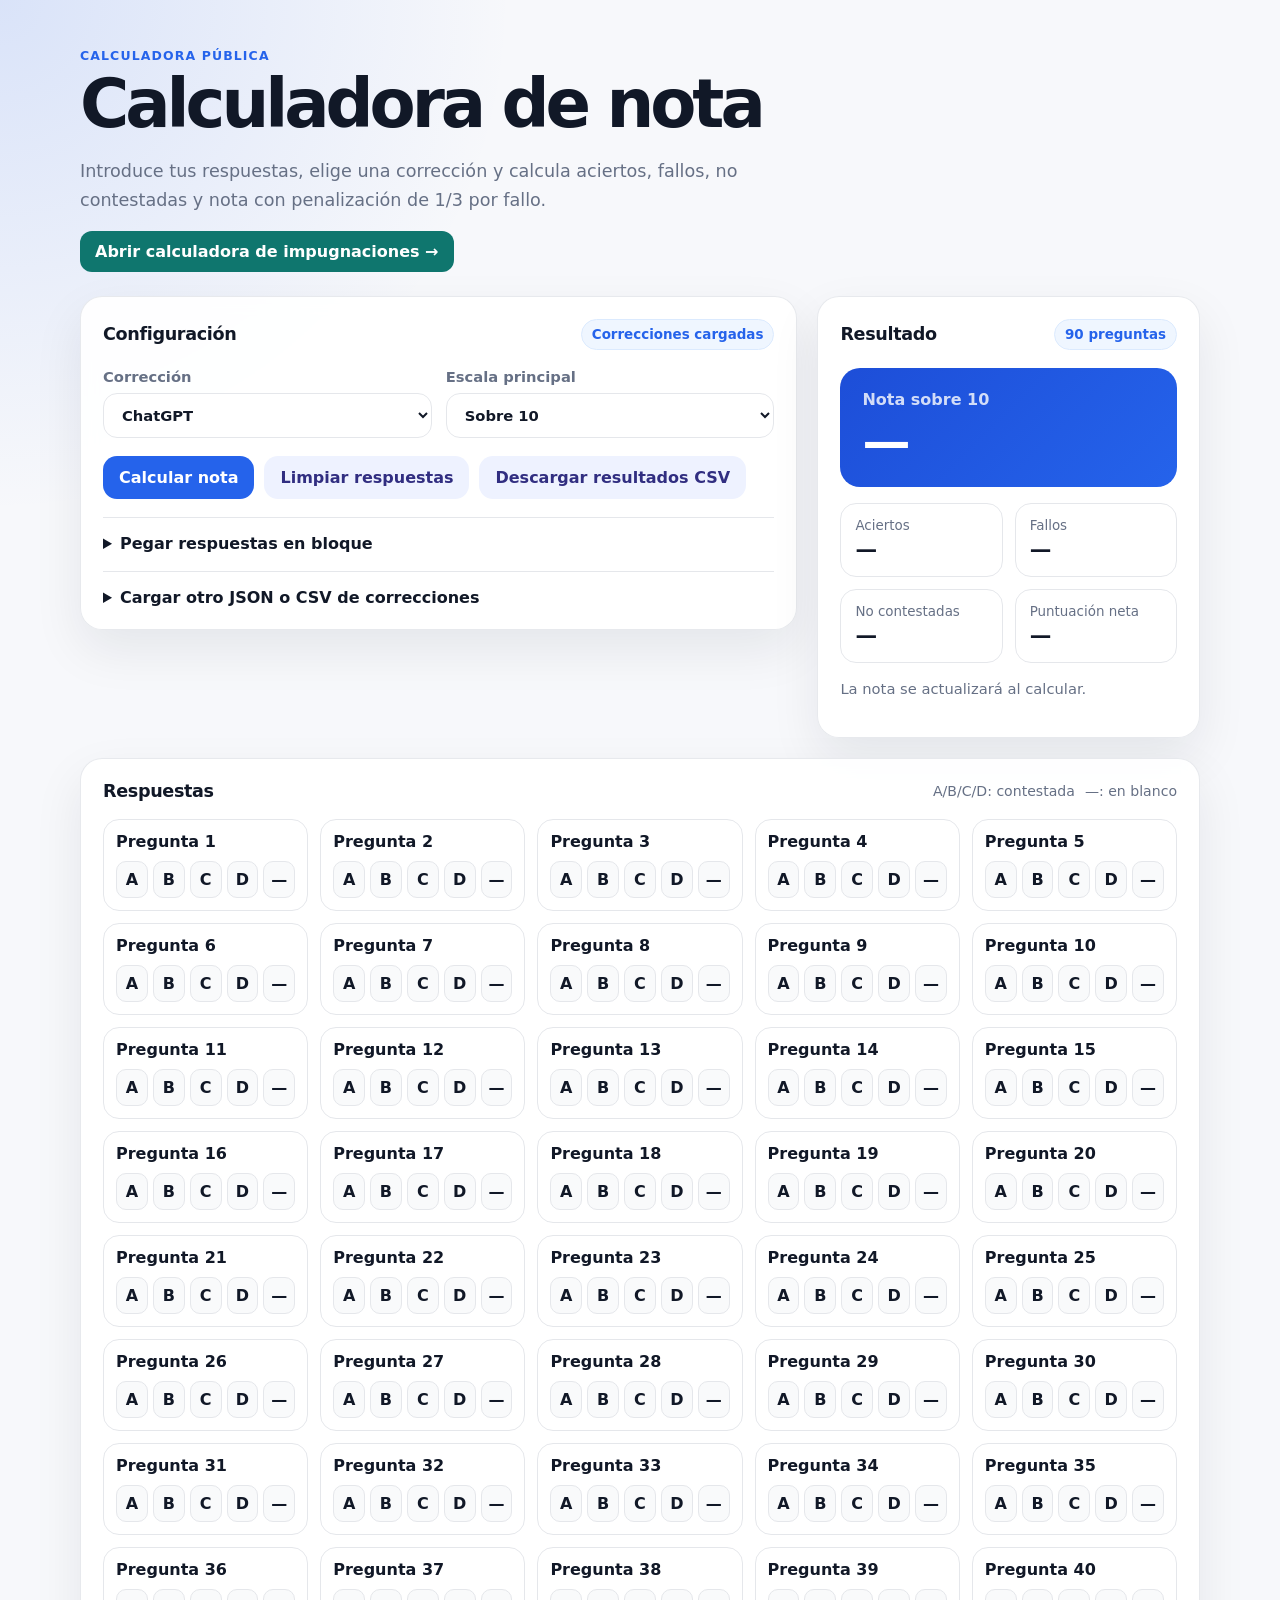
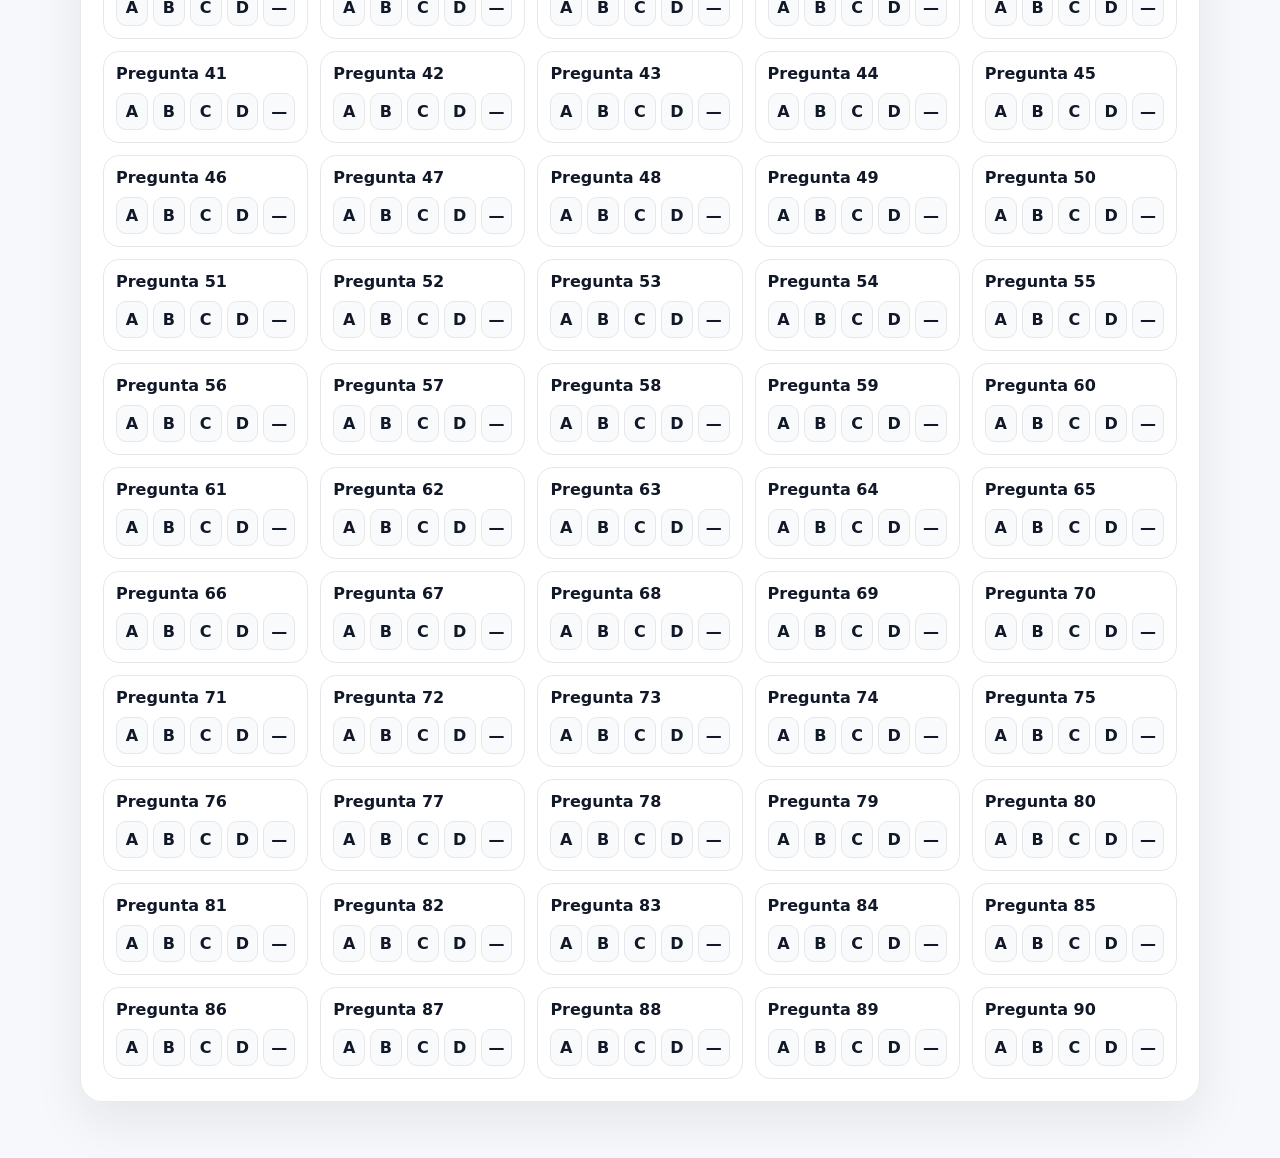
<file: index.html>
<!doctype html>
<html lang="es">
<head>
  <meta charset="utf-8">
  <meta name="viewport" content="width=device-width, initial-scale=1">
  <title>Calculadora de nota</title>
  <meta name="description" content="Calculadora de respuestas con penalización de fallos de 1/3.">
  <link rel="stylesheet" href="styles.css">
</head>
<body>
  <header class="hero">
    <div class="hero__content">
      <p class="eyebrow">Calculadora pública</p>
      <h1>Calculadora de nota</h1>
      <p class="lead">
        Introduce tus respuestas, elige una corrección y calcula aciertos, fallos,
        no contestadas y nota con penalización de 1/3 por fallo.
      </p>
      <p style="margin: 16px 0 0;">
        <a href="impugnaciones/" style="display: inline-block; padding: 11px 15px; border-radius: 12px; background: #0f766e; color: #fff; font-weight: 800; text-decoration: none;">
          Abrir calculadora de impugnaciones →
        </a>
      </p>
    </div>
  </header>

  <main class="layout">
    <section class="panel controls" aria-labelledby="config-title">
      <div class="section-title">
        <h2 id="config-title">Configuración</h2>
        <span id="dataStatus" class="badge">Cargando respuestas…</span>
      </div>

      <div class="form-grid">
        <label>
          Corrección
          <select id="platformSelect"></select>
        </label>

        <label>
          Escala principal
          <select id="scaleSelect">
            <option value="10">Sobre 10</option>
            <option value="60">Sobre 60</option>
          </select>
        </label>
      </div>

      <div class="button-row">
        <button id="calculateBtn" type="button">Calcular nota</button>
        <button id="resetBtn" type="button" class="secondary">Limpiar respuestas</button>
        <button id="exportBtn" type="button" class="secondary">Descargar resultados CSV</button>
      </div>

      <details class="paste-box">
        <summary>Pegar respuestas en bloque</summary>
        <p>
          Puedes pegar 90 letras seguidas, por ejemplo <code>ABCD--A...</code>,
          o respuestas separadas por espacios, comas o saltos de línea.
        </p>
        <textarea id="bulkInput" rows="5" placeholder="Ejemplo: A B C D - A C ..."></textarea>
        <div class="button-row">
          <button id="applyBulkBtn" type="button" class="secondary">Aplicar respuestas pegadas</button>
        </div>
      </details>

      <details class="data-box">
        <summary>Cargar otro JSON o CSV de correcciones</summary>
        <p>
          Esto carga el archivo solo en tu navegador. Para cambiar la web pública,
          sustituye <code>data/respuestas.json</code> en GitHub y haz commit.
        </p>
        <input id="dataFileInput" type="file" accept=".json,.csv,text/csv,application/json">
        <p class="hint">
          CSV mínimo: <code>numero,ChatGPT,Gemini,ConsigueTuOpo</code>.
        </p>
      </details>
    </section>

    <aside class="panel summary" aria-live="polite">
      <div class="section-title">
        <h2>Resultado</h2>
        <span id="questionCount" class="badge">0 preguntas</span>
      </div>

      <div class="score-card">
        <span id="scoreLabel">Nota sobre 10</span>
        <strong id="mainScore">—</strong>
      </div>

      <div class="metrics">
        <div>
          <span>Aciertos</span>
          <strong id="correctCount">—</strong>
        </div>
        <div>
          <span>Fallos</span>
          <strong id="wrongCount">—</strong>
        </div>
        <div>
          <span>No contestadas</span>
          <strong id="blankCount">—</strong>
        </div>
        <div>
          <span>Puntuación neta</span>
          <strong id="rawScore">—</strong>
        </div>
      </div>

      <p id="resultNote" class="hint">La nota se actualizará al calcular.</p>
    </aside>

    <section class="panel answers-panel">
      <div class="section-title">
        <h2>Respuestas</h2>
        <div class="legend">
          <span>A/B/C/D: contestada</span>
          <span>—: en blanco</span>
        </div>
      </div>
      <div id="questionsGrid" class="questions-grid"></div>
    </section>
  </main>

  <template id="questionTemplate">
    <div class="question-card">
      <div class="question-number"></div>
      <div class="options" role="radiogroup"></div>
    </div>
  </template>

  <script src="app.js"></script>
</body>
</html>
</file>
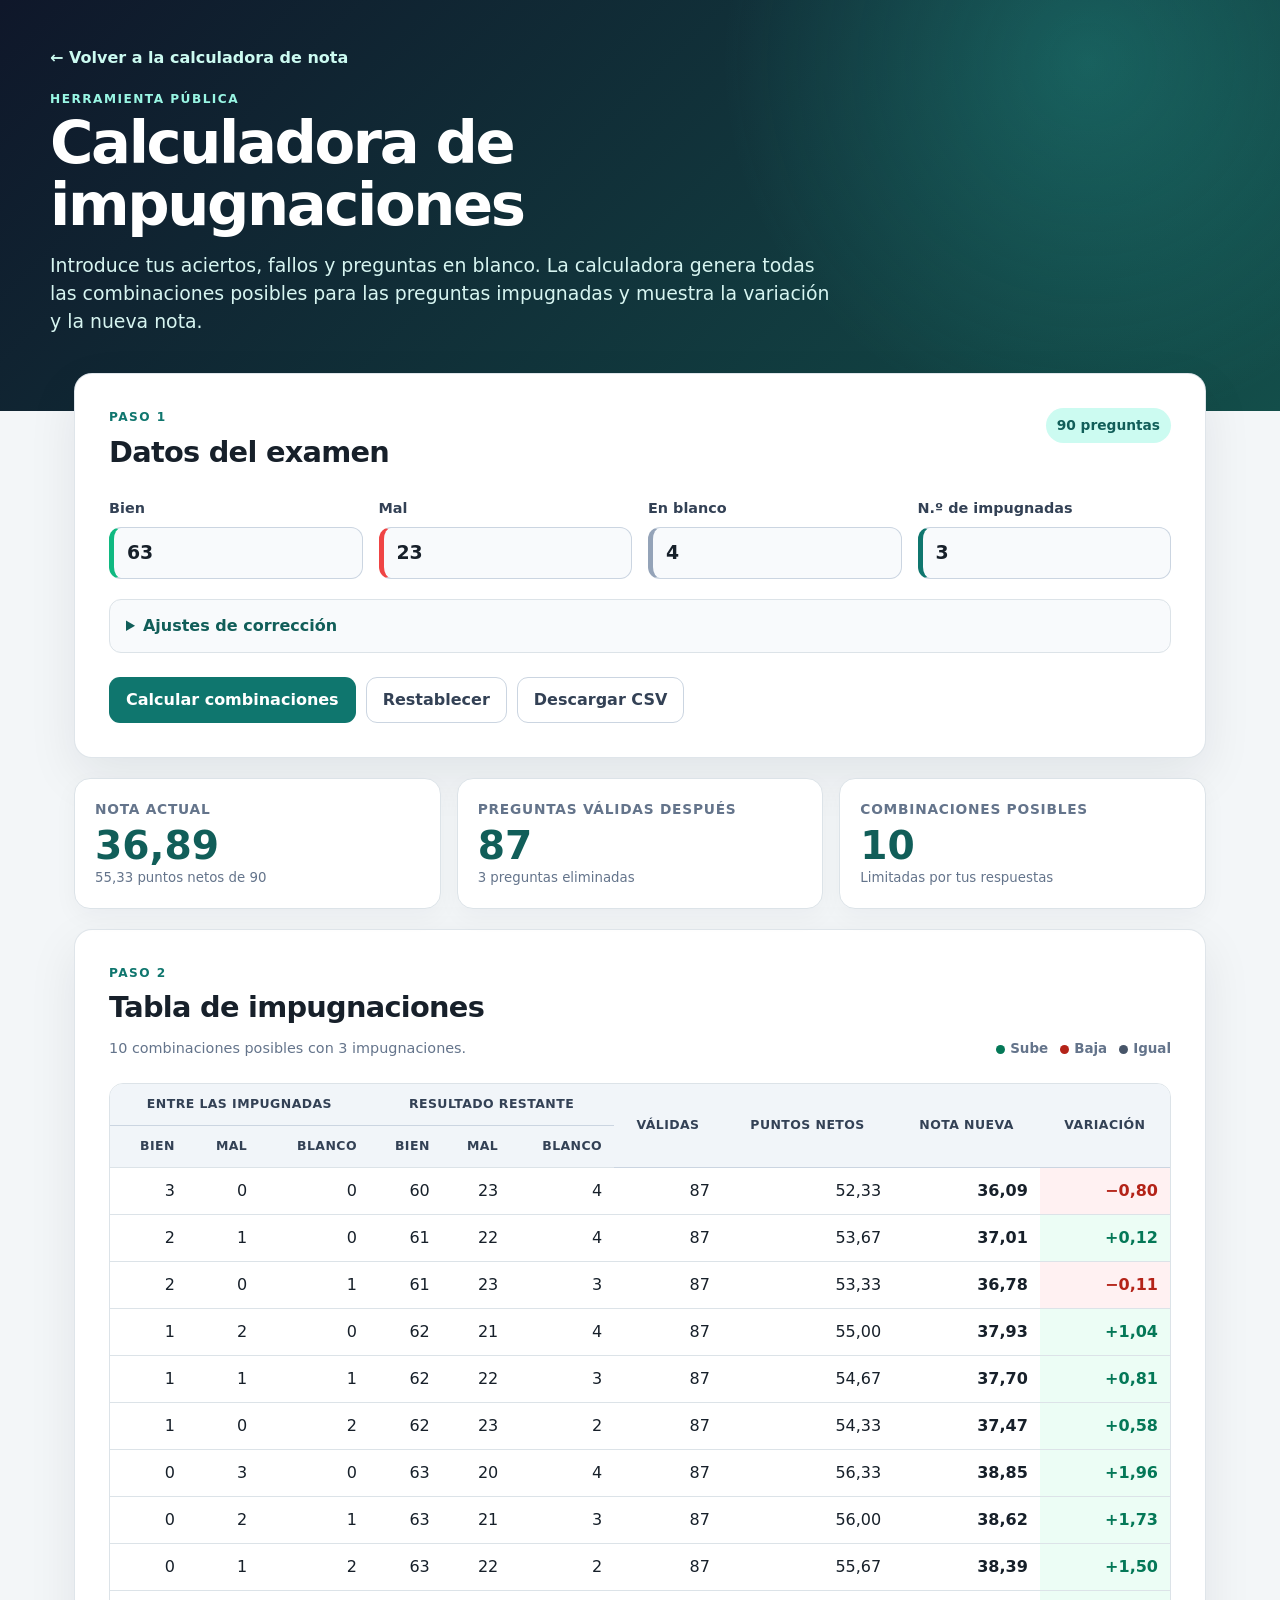
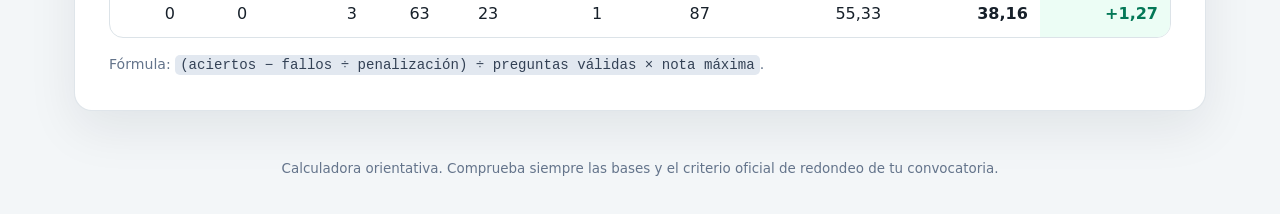
<file: impugnaciones/index.html>
<!doctype html>
<html lang="es">
<head>
  <meta charset="utf-8">
  <meta name="viewport" content="width=device-width, initial-scale=1">
  <meta name="description" content="Calculadora de impugnaciones para exámenes tipo test: genera todas las combinaciones posibles y recalcula la nota.">
  <meta name="theme-color" content="#0f766e">
  <title>Calculadora de impugnaciones</title>
  <link rel="stylesheet" href="styles.css">
</head>
<body>
  <header class="hero">
    <div class="hero__inner">
      <a class="back-link" href="../">← Volver a la calculadora de nota</a>
      <p class="eyebrow">Herramienta pública</p>
      <h1>Calculadora de impugnaciones</h1>
      <p class="lead">
        Introduce tus aciertos, fallos y preguntas en blanco. La calculadora genera todas las
        combinaciones posibles para las preguntas impugnadas y muestra la variación y la nueva nota.
      </p>
    </div>
  </header>

  <main class="page-shell">
    <section class="panel input-panel" aria-labelledby="datos-title">
      <div class="section-heading">
        <div>
          <p class="section-kicker">Paso 1</p>
          <h2 id="datos-title">Datos del examen</h2>
        </div>
        <span id="totalBadge" class="badge">90 preguntas</span>
      </div>

      <form id="calculatorForm" novalidate>
        <div class="form-grid form-grid--counts">
          <label class="field field--correct">
            <span>Bien</span>
            <input id="correctInput" name="correct" type="number" min="0" step="1" inputmode="numeric" value="63" required>
          </label>

          <label class="field field--wrong">
            <span>Mal</span>
            <input id="wrongInput" name="wrong" type="number" min="0" step="1" inputmode="numeric" value="23" required>
          </label>

          <label class="field field--blank">
            <span>En blanco</span>
            <input id="blankInput" name="blank" type="number" min="0" step="1" inputmode="numeric" value="4" required>
          </label>

          <label class="field field--annulled">
            <span>N.º de impugnadas</span>
            <input id="annulledInput" name="annulled" type="number" min="0" max="50" step="1" inputmode="numeric" value="3" required>
          </label>
        </div>

        <details class="advanced">
          <summary>Ajustes de corrección</summary>
          <div class="form-grid form-grid--settings">
            <label class="field">
              <span>Cada cuántos fallos restan 1 acierto</span>
              <input id="penaltyInput" name="penalty" type="number" min="1" step="1" inputmode="numeric" value="3" required>
            </label>
            <label class="field">
              <span>Nota máxima</span>
              <input id="scaleInput" name="scale" type="number" min="1" step="0.01" inputmode="decimal" value="60" required>
            </label>
          </div>
          <p class="help-text">Los cálculos usan todos los decimales y se muestran redondeados a dos.</p>
        </details>

        <div id="formError" class="error-box" role="alert" hidden></div>

        <div class="button-row">
          <button class="button button--primary" type="submit">Calcular combinaciones</button>
          <button id="resetButton" class="button button--secondary" type="button">Restablecer</button>
          <button id="exportButton" class="button button--secondary" type="button" disabled>Descargar CSV</button>
        </div>
      </form>
    </section>

    <section class="summary-grid" aria-live="polite" aria-atomic="true">
      <article class="summary-card">
        <span>Nota actual</span>
        <strong id="currentScore">36,89</strong>
        <small id="currentFormula">55,33 puntos netos de 90</small>
      </article>
      <article class="summary-card">
        <span>Preguntas válidas después</span>
        <strong id="validQuestions">87</strong>
        <small id="annulledSummary">3 preguntas eliminadas</small>
      </article>
      <article class="summary-card">
        <span>Combinaciones posibles</span>
        <strong id="combinationCount">10</strong>
        <small>Limitadas por tus respuestas</small>
      </article>
    </section>

    <section class="panel results-panel" aria-labelledby="resultados-title">
      <div class="section-heading section-heading--results">
        <div>
          <p class="section-kicker">Paso 2</p>
          <h2 id="resultados-title">Tabla de impugnaciones</h2>
          <p id="resultsDescription" class="help-text">Cada fila representa una combinación posible de las preguntas anuladas.</p>
        </div>
        <div class="legend" aria-label="Leyenda de variación">
          <span><i class="legend-dot legend-dot--up"></i> Sube</span>
          <span><i class="legend-dot legend-dot--down"></i> Baja</span>
          <span><i class="legend-dot legend-dot--same"></i> Igual</span>
        </div>
      </div>

      <div class="table-wrap">
        <table>
          <thead>
            <tr>
              <th colspan="3" scope="colgroup">Entre las impugnadas</th>
              <th colspan="3" scope="colgroup">Resultado restante</th>
              <th rowspan="2" scope="col">Válidas</th>
              <th rowspan="2" scope="col">Puntos netos</th>
              <th rowspan="2" scope="col">Nota nueva</th>
              <th rowspan="2" scope="col">Variación</th>
            </tr>
            <tr>
              <th scope="col">Bien</th>
              <th scope="col">Mal</th>
              <th scope="col">Blanco</th>
              <th scope="col">Bien</th>
              <th scope="col">Mal</th>
              <th scope="col">Blanco</th>
            </tr>
          </thead>
          <tbody id="resultsBody"></tbody>
        </table>
      </div>

      <p class="footer-note">
        Fórmula: <code>(aciertos − fallos ÷ penalización) ÷ preguntas válidas × nota máxima</code>.
      </p>
    </section>
  </main>

  <footer class="site-footer">
    <p>Calculadora orientativa. Comprueba siempre las bases y el criterio oficial de redondeo de tu convocatoria.</p>
  </footer>

  <script src="app.js"></script>
</body>
</html>
</file>
<file: styles.css>
:root {
  color-scheme: light;
  --bg: #f7f8fb;
  --panel: #ffffff;
  --text: #111827;
  --muted: #667085;
  --line: #e5e7eb;
  --brand: #2563eb;
  --brand-dark: #1d4ed8;
  --ok: #047857;
  --bad: #b42318;
  --blank: #6b7280;
  --shadow: 0 20px 50px rgba(15, 23, 42, 0.08);
  --radius: 22px;
}

* {
  box-sizing: border-box;
}

body {
  margin: 0;
  font-family: Inter, ui-sans-serif, system-ui, -apple-system, BlinkMacSystemFont, "Segoe UI", sans-serif;
  background:
    radial-gradient(circle at top left, rgba(37, 99, 235, 0.14), transparent 32rem),
    var(--bg);
  color: var(--text);
}

button,
select,
textarea,
input {
  font: inherit;
}

.hero {
  padding: 48px 20px 24px;
}

.hero__content {
  max-width: 1120px;
  margin: 0 auto;
}

.eyebrow {
  margin: 0 0 10px;
  color: var(--brand);
  font-weight: 800;
  text-transform: uppercase;
  letter-spacing: 0.09em;
  font-size: 0.78rem;
}

h1 {
  margin: 0;
  font-size: clamp(2rem, 6vw, 4.2rem);
  line-height: 0.95;
  letter-spacing: -0.06em;
}

.lead {
  max-width: 760px;
  color: var(--muted);
  font-size: 1.1rem;
  line-height: 1.65;
  margin: 20px 0 0;
}

.layout {
  width: min(1120px, calc(100% - 32px));
  margin: 0 auto 56px;
  display: grid;
  grid-template-columns: minmax(0, 1.5fr) minmax(320px, 0.8fr);
  gap: 20px;
  align-items: start;
}

.panel {
  background: rgba(255, 255, 255, 0.92);
  border: 1px solid rgba(229, 231, 235, 0.9);
  border-radius: var(--radius);
  box-shadow: var(--shadow);
  padding: 22px;
  backdrop-filter: blur(8px);
}

.answers-panel {
  grid-column: 1 / -1;
}

.section-title {
  display: flex;
  align-items: center;
  justify-content: space-between;
  gap: 14px;
  margin-bottom: 18px;
}

h2 {
  font-size: 1.1rem;
  margin: 0;
  letter-spacing: -0.02em;
}

.badge {
  color: var(--brand);
  background: #eff6ff;
  border: 1px solid #dbeafe;
  padding: 7px 10px;
  border-radius: 999px;
  font-size: 0.84rem;
  font-weight: 700;
  white-space: nowrap;
}

.form-grid {
  display: grid;
  grid-template-columns: repeat(2, minmax(0, 1fr));
  gap: 14px;
}

label {
  display: grid;
  gap: 8px;
  color: var(--muted);
  font-weight: 700;
  font-size: 0.92rem;
}

select,
textarea,
input[type="file"] {
  width: 100%;
  border: 1px solid var(--line);
  border-radius: 14px;
  padding: 12px 14px;
  background: #fff;
  color: var(--text);
}

textarea {
  resize: vertical;
  min-height: 120px;
}

.button-row {
  display: flex;
  gap: 10px;
  flex-wrap: wrap;
  margin-top: 18px;
}

button {
  border: 0;
  background: var(--brand);
  color: white;
  padding: 12px 16px;
  border-radius: 14px;
  cursor: pointer;
  font-weight: 800;
  transition: transform 0.15s ease, background 0.15s ease;
}

button:hover {
  transform: translateY(-1px);
  background: var(--brand-dark);
}

button.secondary {
  background: #eef2ff;
  color: #312e81;
}

button.secondary:hover {
  background: #e0e7ff;
}

details {
  border-top: 1px solid var(--line);
  margin-top: 18px;
  padding-top: 16px;
}

summary {
  cursor: pointer;
  font-weight: 800;
}

details p {
  color: var(--muted);
  line-height: 1.55;
}

code {
  background: #f3f4f6;
  border: 1px solid #e5e7eb;
  border-radius: 8px;
  padding: 2px 6px;
}

.score-card {
  background: linear-gradient(135deg, #1d4ed8, #2563eb);
  color: white;
  padding: 22px;
  border-radius: 20px;
  display: grid;
  gap: 8px;
}

.score-card span {
  opacity: 0.8;
  font-weight: 700;
}

.score-card strong {
  font-size: 3rem;
  line-height: 1;
  letter-spacing: -0.08em;
}

.metrics {
  display: grid;
  grid-template-columns: repeat(2, 1fr);
  gap: 12px;
  margin-top: 16px;
}

.metrics div {
  border: 1px solid var(--line);
  border-radius: 16px;
  padding: 14px;
  background: #fff;
}

.metrics span {
  display: block;
  color: var(--muted);
  font-size: 0.84rem;
  margin-bottom: 4px;
}

.metrics strong {
  font-size: 1.35rem;
}

.hint {
  color: var(--muted);
  font-size: 0.92rem;
  line-height: 1.55;
}

.legend {
  display: flex;
  gap: 10px;
  flex-wrap: wrap;
  color: var(--muted);
  font-size: 0.88rem;
}

.questions-grid {
  display: grid;
  grid-template-columns: repeat(auto-fill, minmax(170px, 1fr));
  gap: 12px;
}

.question-card {
  border: 1px solid var(--line);
  border-radius: 16px;
  padding: 12px;
  background: #fff;
  display: grid;
  gap: 10px;
}

.question-number {
  font-weight: 900;
}

.options {
  display: grid;
  grid-template-columns: repeat(5, 1fr);
  gap: 5px;
}

.option {
  border: 1px solid var(--line);
  background: #f9fafb;
  color: var(--text);
  padding: 8px 0;
  border-radius: 10px;
  text-align: center;
  font-weight: 900;
}

.option:hover {
  background: #eef2ff;
}

.option.selected {
  background: var(--brand);
  color: white;
  border-color: var(--brand);
}

.option.correct {
  outline: 2px solid rgba(4, 120, 87, 0.45);
}

.option.wrong {
  outline: 2px solid rgba(180, 35, 24, 0.35);
}

@media (max-width: 780px) {
  .layout,
  .form-grid {
    grid-template-columns: 1fr;
  }

  .summary {
    order: -1;
  }

  .panel {
    padding: 18px;
  }

  .section-title {
    align-items: flex-start;
    flex-direction: column;
  }
}
</file>
<file: impugnaciones/styles.css>
:root {
  color-scheme: light;
  --bg: #f3f6f8;
  --surface: #ffffff;
  --surface-muted: #f8fafc;
  --text: #17202a;
  --muted: #64748b;
  --line: #dce3e8;
  --primary: #0f766e;
  --primary-dark: #115e59;
  --primary-soft: #ccfbf1;
  --positive: #047857;
  --positive-soft: #ecfdf5;
  --negative: #b42318;
  --negative-soft: #fff1f2;
  --neutral: #475569;
  --neutral-soft: #f1f5f9;
  --shadow: 0 18px 50px rgba(15, 23, 42, 0.08);
  --radius: 18px;
}

* {
  box-sizing: border-box;
}

html {
  font-family: Inter, ui-sans-serif, system-ui, -apple-system, BlinkMacSystemFont, "Segoe UI", sans-serif;
  background: var(--bg);
  color: var(--text);
}

body {
  margin: 0;
  min-width: 320px;
  line-height: 1.5;
}

button,
input {
  font: inherit;
}

.hero {
  background:
    radial-gradient(circle at 85% 15%, rgba(45, 212, 191, 0.24), transparent 32%),
    linear-gradient(135deg, #0f172a 0%, #134e4a 100%);
  color: #fff;
  padding: 46px 24px 76px;
}

.hero__inner,
.page-shell,
.site-footer {
  width: min(1180px, 100%);
  margin: 0 auto;
}

.back-link {
  color: #ccfbf1;
  text-decoration: none;
  font-weight: 700;
}

.back-link:hover,
.back-link:focus-visible {
  text-decoration: underline;
}

.eyebrow,
.section-kicker {
  margin: 20px 0 4px;
  font-size: 0.76rem;
  font-weight: 800;
  letter-spacing: 0.12em;
  text-transform: uppercase;
}

.eyebrow {
  color: #99f6e4;
}

.section-kicker {
  margin-top: 0;
  color: var(--primary);
}

h1,
h2,
p {
  margin-top: 0;
}

h1 {
  max-width: 760px;
  margin-bottom: 14px;
  font-size: clamp(2rem, 5vw, 3.7rem);
  line-height: 1.05;
  letter-spacing: -0.04em;
}

h2 {
  margin-bottom: 0;
  font-size: clamp(1.35rem, 2.5vw, 1.8rem);
  letter-spacing: -0.025em;
}

.lead {
  max-width: 780px;
  margin-bottom: 0;
  color: #d7f5f1;
  font-size: clamp(1rem, 2vw, 1.18rem);
}

.page-shell {
  padding: 0 24px 48px;
  margin-top: -38px;
}

.panel {
  background: var(--surface);
  border: 1px solid rgba(220, 227, 232, 0.9);
  border-radius: var(--radius);
  box-shadow: var(--shadow);
}

.input-panel,
.results-panel {
  padding: clamp(20px, 4vw, 34px);
}

.section-heading {
  display: flex;
  align-items: flex-start;
  justify-content: space-between;
  gap: 20px;
  margin-bottom: 24px;
}

.badge {
  flex: 0 0 auto;
  padding: 7px 11px;
  border-radius: 999px;
  background: var(--primary-soft);
  color: var(--primary-dark);
  font-size: 0.86rem;
  font-weight: 800;
}

.form-grid {
  display: grid;
  gap: 16px;
}

.form-grid--counts {
  grid-template-columns: repeat(4, minmax(0, 1fr));
}

.form-grid--settings {
  grid-template-columns: repeat(2, minmax(0, 1fr));
  margin-top: 16px;
}

.field {
  display: grid;
  gap: 7px;
  font-weight: 750;
}

.field span {
  color: #334155;
  font-size: 0.9rem;
}

.field input {
  width: 100%;
  min-height: 52px;
  padding: 10px 13px;
  border: 1px solid #cbd5e1;
  border-radius: 12px;
  background: var(--surface-muted);
  color: var(--text);
  font-size: 1.18rem;
  font-weight: 800;
  outline: none;
  transition: border-color 150ms ease, box-shadow 150ms ease, background 150ms ease;
}

.field input:focus {
  border-color: var(--primary);
  background: #fff;
  box-shadow: 0 0 0 4px rgba(15, 118, 110, 0.13);
}

.field--correct input {
  border-left: 5px solid #10b981;
}

.field--wrong input {
  border-left: 5px solid #ef4444;
}

.field--blank input {
  border-left: 5px solid #94a3b8;
}

.field--annulled input {
  border-left: 5px solid #0f766e;
}

.advanced {
  margin-top: 20px;
  padding: 14px 16px;
  border: 1px solid var(--line);
  border-radius: 12px;
  background: var(--surface-muted);
}

.advanced summary {
  cursor: pointer;
  color: var(--primary-dark);
  font-weight: 800;
}

.help-text,
.footer-note,
.site-footer {
  color: var(--muted);
}

.help-text {
  margin: 8px 0 0;
  font-size: 0.9rem;
}

.error-box {
  margin-top: 18px;
  padding: 12px 14px;
  border: 1px solid #fecaca;
  border-radius: 10px;
  background: #fef2f2;
  color: #991b1b;
  font-weight: 700;
}

.button-row {
  display: flex;
  flex-wrap: wrap;
  gap: 10px;
  margin-top: 24px;
}

.button {
  min-height: 46px;
  padding: 10px 16px;
  border: 1px solid transparent;
  border-radius: 11px;
  cursor: pointer;
  font-weight: 800;
  transition: transform 120ms ease, background 120ms ease, border-color 120ms ease;
}

.button:hover:not(:disabled) {
  transform: translateY(-1px);
}

.button:focus-visible {
  outline: 3px solid rgba(20, 184, 166, 0.32);
  outline-offset: 2px;
}

.button--primary {
  background: var(--primary);
  color: #fff;
}

.button--primary:hover {
  background: var(--primary-dark);
}

.button--secondary {
  border-color: #cbd5e1;
  background: #fff;
  color: #334155;
}

.button--secondary:hover:not(:disabled) {
  border-color: #94a3b8;
  background: #f8fafc;
}

.button:disabled {
  cursor: not-allowed;
  opacity: 0.48;
}

.summary-grid {
  display: grid;
  grid-template-columns: repeat(3, minmax(0, 1fr));
  gap: 16px;
  margin: 20px 0;
}

.summary-card {
  min-width: 0;
  padding: 20px;
  border: 1px solid var(--line);
  border-radius: 16px;
  background: var(--surface);
  box-shadow: 0 8px 24px rgba(15, 23, 42, 0.04);
}

.summary-card span,
.summary-card small {
  display: block;
  color: var(--muted);
}

.summary-card span {
  font-size: 0.86rem;
  font-weight: 800;
  text-transform: uppercase;
  letter-spacing: 0.055em;
}

.summary-card strong {
  display: block;
  margin: 5px 0 1px;
  color: var(--primary-dark);
  font-size: clamp(1.7rem, 4vw, 2.45rem);
  line-height: 1.1;
}

.summary-card small {
  overflow-wrap: anywhere;
}

.section-heading--results {
  align-items: flex-end;
}

.legend {
  display: flex;
  flex-wrap: wrap;
  justify-content: flex-end;
  gap: 12px;
  color: var(--muted);
  font-size: 0.84rem;
  font-weight: 700;
}

.legend span {
  display: inline-flex;
  align-items: center;
  gap: 5px;
}

.legend-dot {
  width: 9px;
  height: 9px;
  border-radius: 50%;
}

.legend-dot--up {
  background: var(--positive);
}

.legend-dot--down {
  background: var(--negative);
}

.legend-dot--same {
  background: var(--neutral);
}

.table-wrap {
  overflow-x: auto;
  border: 1px solid var(--line);
  border-radius: 14px;
}

table {
  width: 100%;
  min-width: 900px;
  border-collapse: collapse;
  font-variant-numeric: tabular-nums;
}

th,
td {
  padding: 11px 12px;
  border-bottom: 1px solid var(--line);
  text-align: right;
  white-space: nowrap;
}

th {
  background: #f1f5f9;
  color: #334155;
  font-size: 0.78rem;
  letter-spacing: 0.035em;
  text-transform: uppercase;
}

thead tr:first-child th {
  border-bottom: 1px solid #cbd5e1;
  text-align: center;
}

tbody tr:last-child td {
  border-bottom: 0;
}

tbody tr:hover {
  background: #f8fafc;
}

td.score,
td.variation {
  font-weight: 900;
}

tr.is-positive td.variation {
  background: var(--positive-soft);
  color: var(--positive);
}

tr.is-negative td.variation {
  background: var(--negative-soft);
  color: var(--negative);
}

tr.is-neutral td.variation {
  background: var(--neutral-soft);
  color: var(--neutral);
}

.footer-note {
  margin: 16px 0 0;
  font-size: 0.88rem;
}

code {
  padding: 2px 5px;
  border-radius: 5px;
  background: #e2e8f0;
  color: #334155;
}

.site-footer {
  padding: 0 24px 36px;
  text-align: center;
  font-size: 0.84rem;
}

.site-footer p {
  margin-bottom: 0;
}

@media (max-width: 820px) {
  .form-grid--counts,
  .summary-grid {
    grid-template-columns: repeat(2, minmax(0, 1fr));
  }

  .summary-card:last-child {
    grid-column: 1 / -1;
  }

  .section-heading--results {
    align-items: flex-start;
    flex-direction: column;
  }

  .legend {
    justify-content: flex-start;
  }
}

@media (max-width: 560px) {
  .hero {
    padding: 30px 18px 62px;
  }

  .page-shell {
    padding: 0 12px 34px;
    margin-top: -30px;
  }

  .input-panel,
  .results-panel {
    padding: 18px 14px;
  }

  .section-heading {
    align-items: flex-start;
    flex-direction: column;
    gap: 10px;
  }

  .form-grid--counts,
  .form-grid--settings,
  .summary-grid {
    grid-template-columns: 1fr;
  }

  .summary-card:last-child {
    grid-column: auto;
  }

  .button-row {
    display: grid;
  }

  .button {
    width: 100%;
  }
}
</file>
